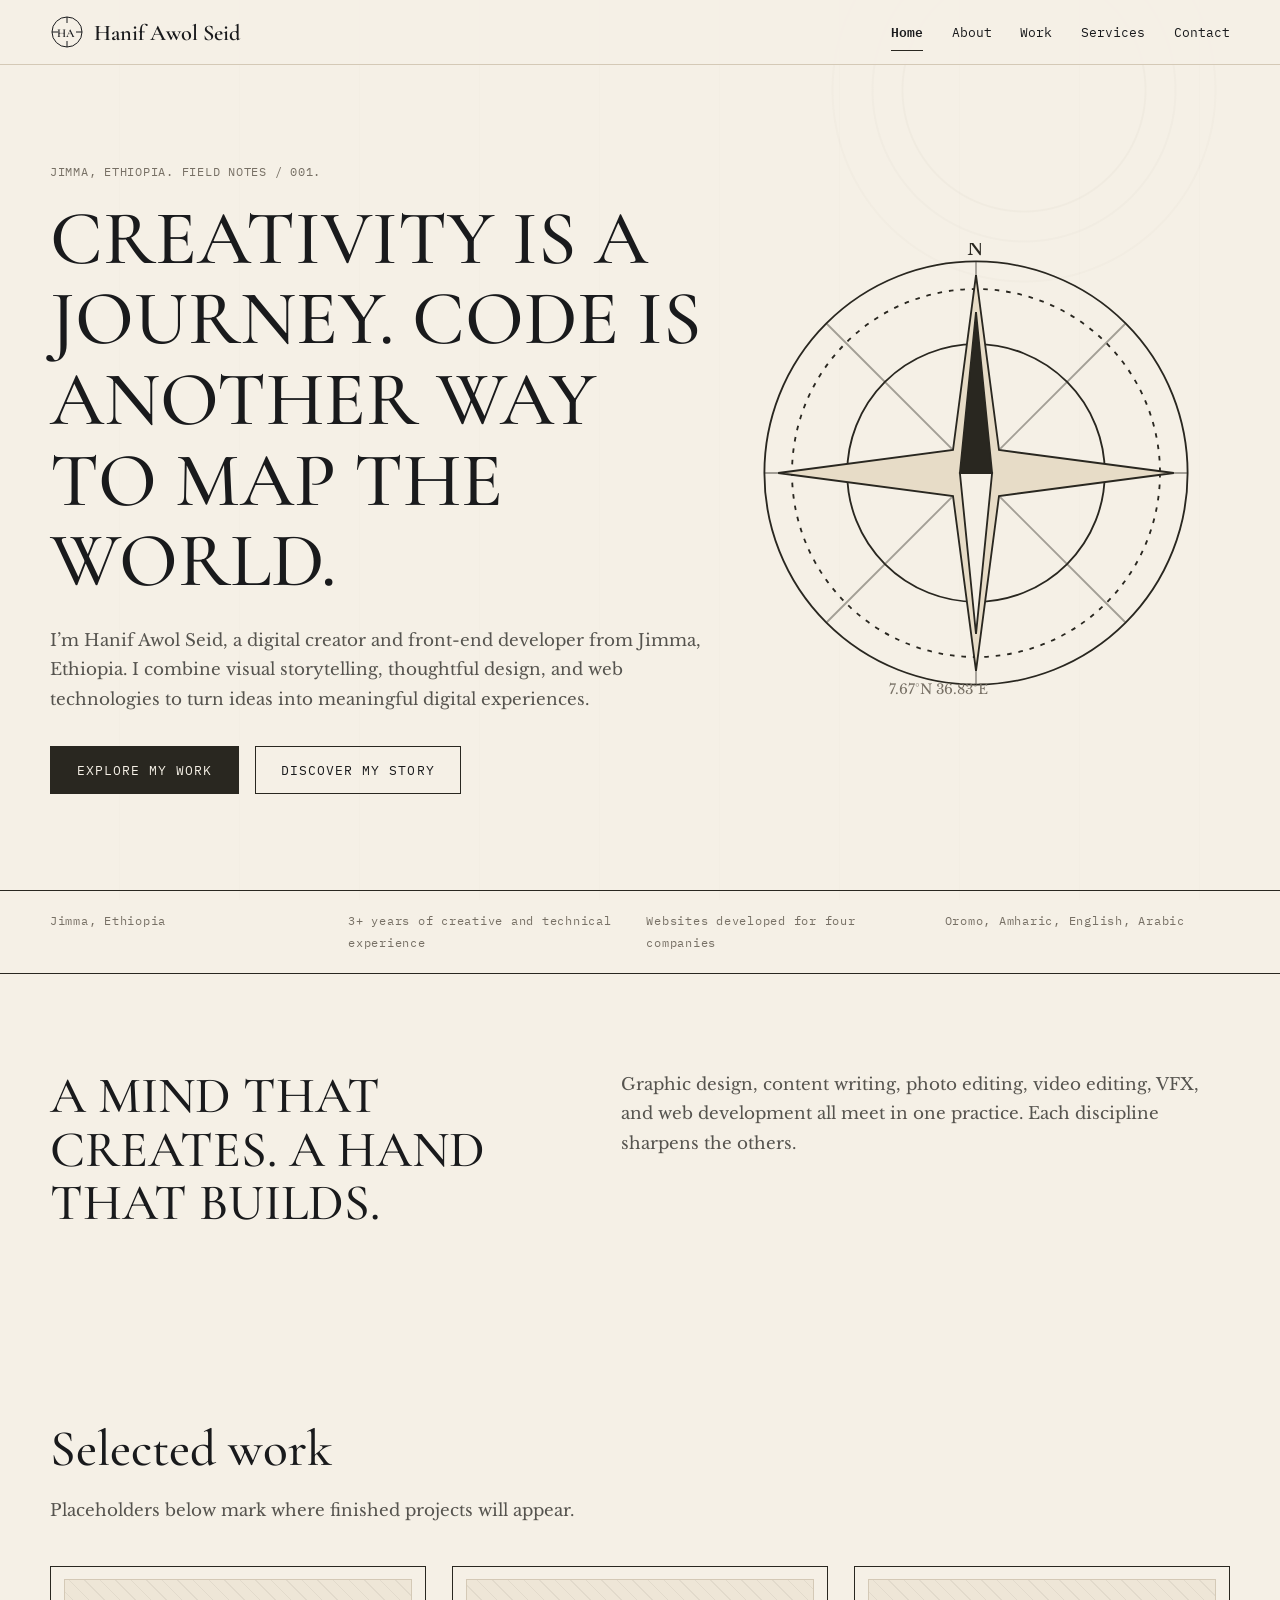
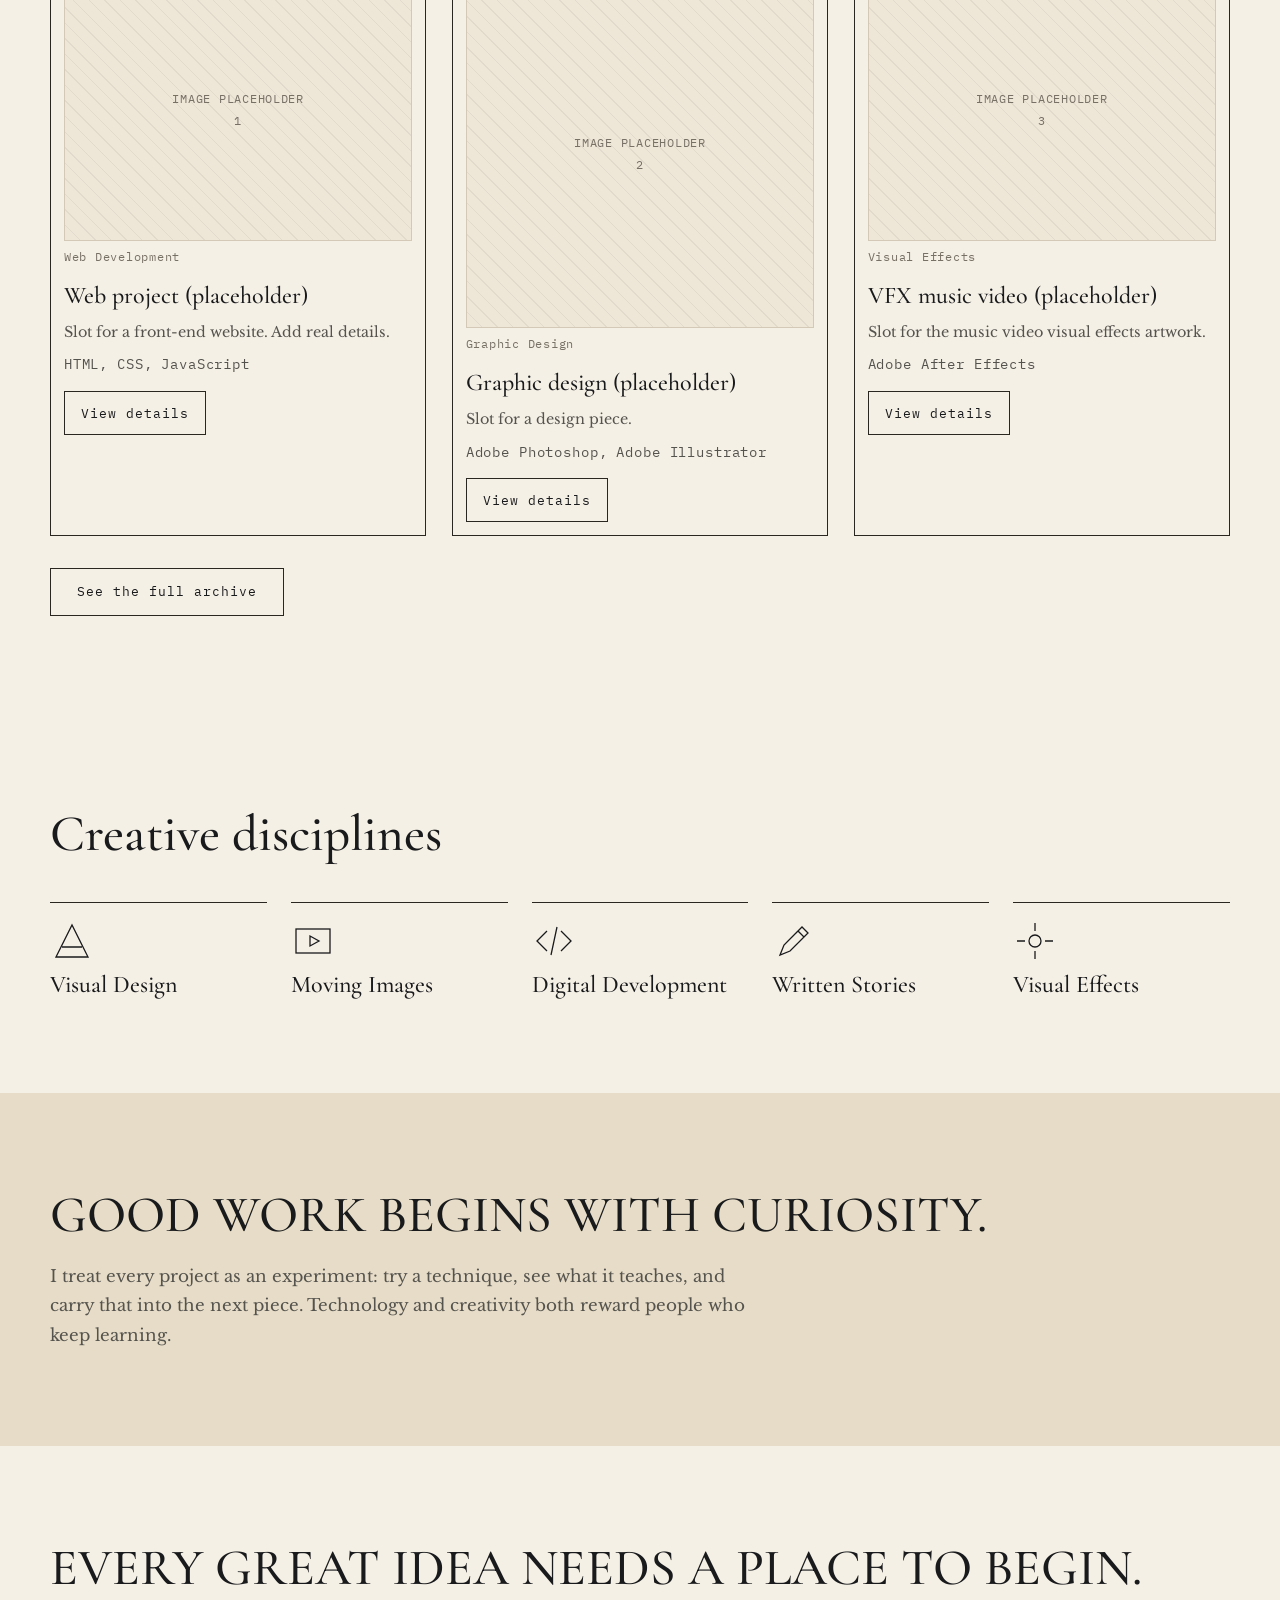
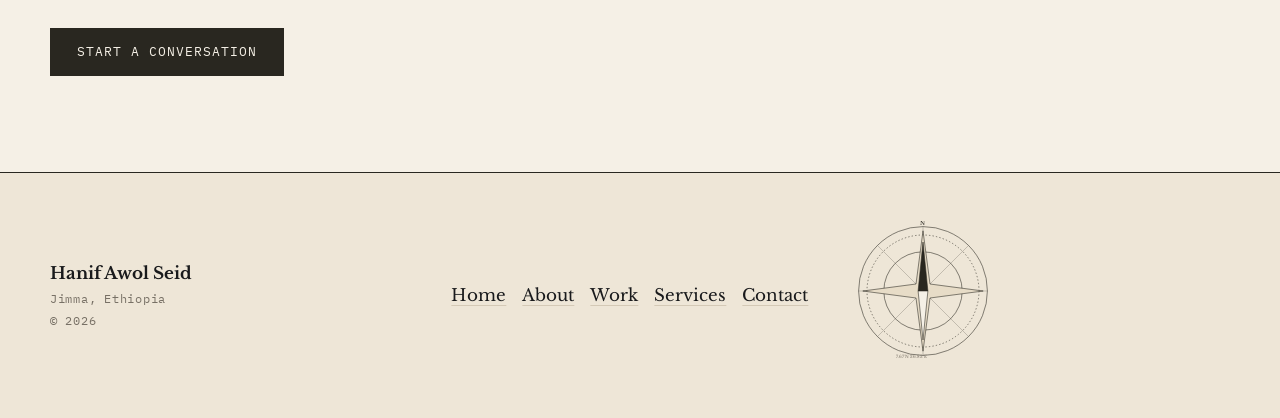
<file: index.html>
<!doctype html><html lang="en"><head><meta charset="utf-8"><meta name="viewport" content="width=device-width,initial-scale=1"><title>Home | Hanif Awol Seid</title><meta name="description" content="Digital creator and front-end developer from Jimma, Ethiopia."><link rel="preconnect" href="https://fonts.googleapis.com"><link rel="preconnect" href="https://fonts.gstatic.com" crossorigin><link href="https://fonts.googleapis.com/css2?family=Cormorant+Garamond:wght@500;600&family=IBM+Plex+Mono&family=Libre+Baskerville&display=swap" rel="stylesheet"><link rel="stylesheet" href="styles.css"></head><body><a class="skip" href="#main">Skip to content</a><div id="site-header"></div><main id="main"><section class="wrap hero"><div><p class="mono">JIMMA, ETHIOPIA. FIELD NOTES / 001.</p><h1>CREATIVITY IS A JOURNEY. CODE IS ANOTHER WAY TO MAP THE WORLD.</h1><p class="lead">I’m Hanif Awol Seid, a digital creator and front-end developer from Jimma, Ethiopia. I combine visual storytelling, thoughtful design, and web technologies to turn ideas into meaningful digital experiences.</p><div class="row"><a class="btn" href="work.html">EXPLORE MY WORK</a><a class="btn ghost" href="about.html">DISCOVER MY STORY</a></div></div><div data-compass></div></section>
<div class="strip"><div class="wrap"><ul class="mono"><li>Jimma, Ethiopia</li><li>3+ years of creative and technical experience</li><li>Websites developed for four companies</li><li>Oromo, Amharic, English, Arabic</li></ul></div></div>
<section class="wrap split"><h2>A MIND THAT CREATES. A HAND THAT BUILDS.</h2><p class="lead" style="margin:0">Graphic design, content writing, photo editing, video editing, VFX, and web development all meet in one practice. Each discipline sharpens the others.</p></section>
<section class="wrap"><h2>Selected work</h2><p class="lead">Placeholders below mark where finished projects will appear.</p><div class="grid" id="grid" data-limit="3"></div><dialog id="dlg" aria-label="Project details"></dialog><div class="row"><a class="btn ghost" href="work.html">See the full archive</a></div></section>
<section class="wrap"><h2>Creative disciplines</h2><div class="disc"><div><svg viewBox="0 0 44 44"><path d="M6 38L22 6l16 32zM12 28h20"/></svg><h3>Visual Design</h3></div><div><svg viewBox="0 0 44 44"><rect x="5" y="10" width="34" height="24"/><path d="M19 17l9 5-9 5z"/></svg><h3>Moving Images</h3></div><div><svg viewBox="0 0 44 44"><path d="M15 12L5 22l10 10M29 12l10 10-10 10M25 8l-6 28"/></svg><h3>Digital Development</h3></div><div><svg viewBox="0 0 44 44"><path d="M8 36l4-10L30 8l6 6-18 18zM26 12l6 6"/></svg><h3>Written Stories</h3></div><div><svg viewBox="0 0 44 44"><circle cx="22" cy="22" r="6"/><path d="M22 4v8M22 32v8M4 22h8M32 22h8"/></svg><h3>Visual Effects</h3></div></div></section>
<section class="alt"><div class="wrap"><h2>GOOD WORK BEGINS WITH CURIOSITY.</h2><p class="lead">I treat every project as an experiment: try a technique, see what it teaches, and carry that into the next piece. Technology and creativity both reward people who keep learning.</p></div></section>
<section class="wrap"><h2>EVERY GREAT IDEA NEEDS A PLACE TO BEGIN.</h2><div class="row"><a class="btn" href="contact.html">START A CONVERSATION</a></div></section>
</main><div id="site-footer"></div><script src="main.js"></script></body></html>
</file>
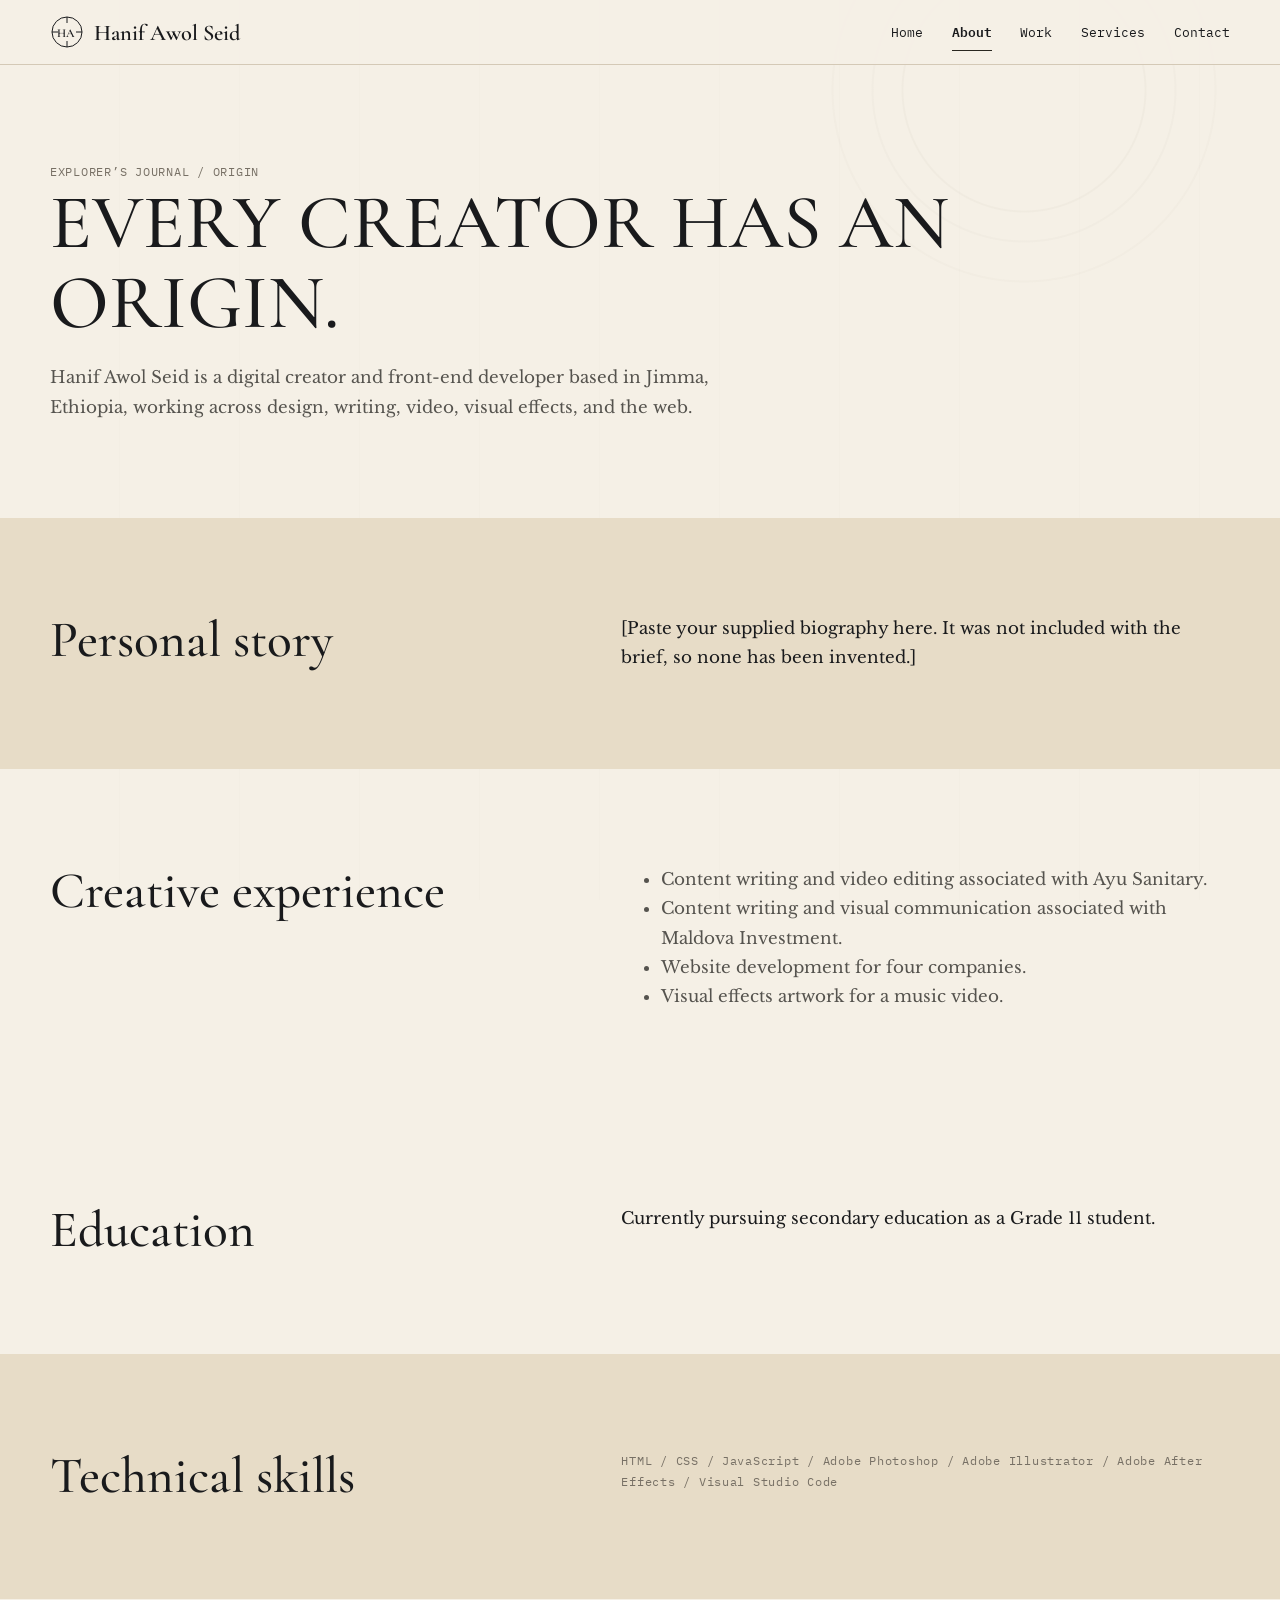
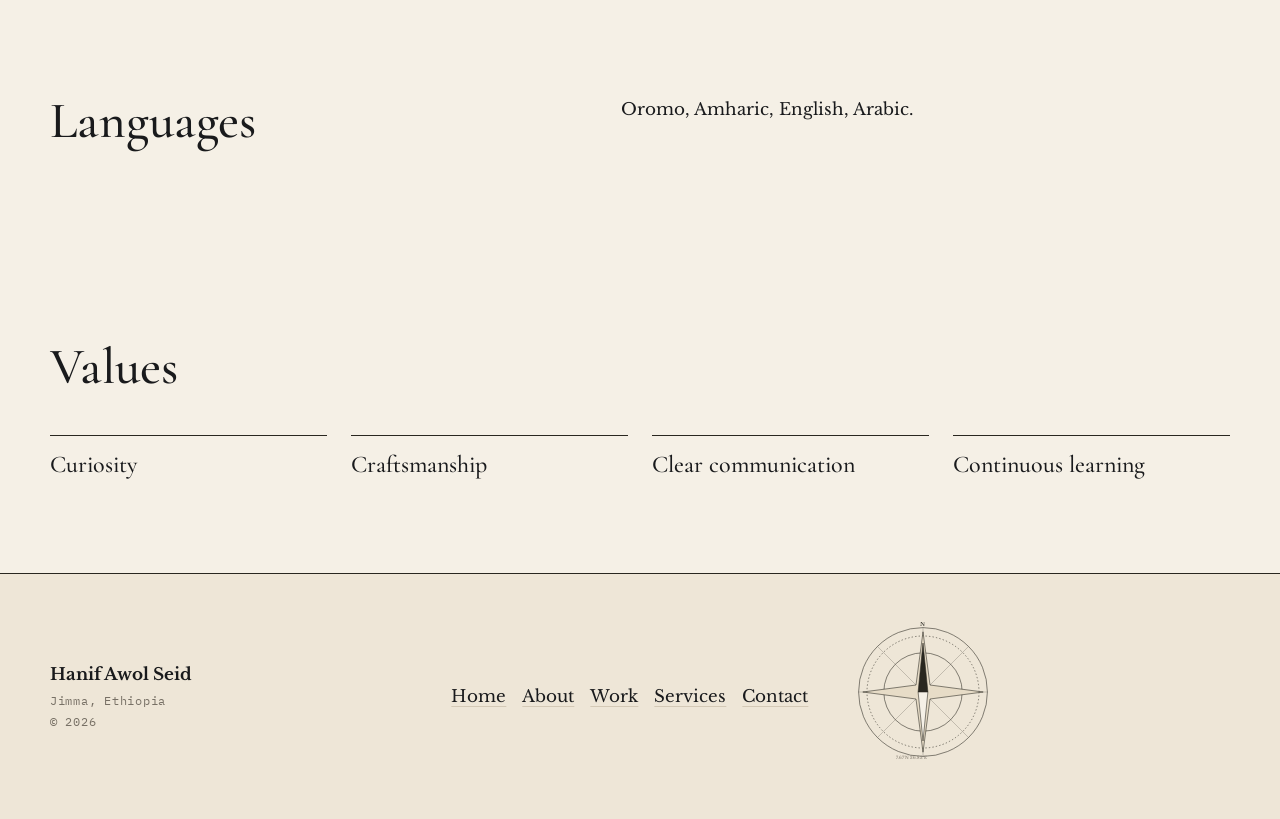
<file: about.html>
<!doctype html><html lang="en"><head><meta charset="utf-8"><meta name="viewport" content="width=device-width,initial-scale=1"><title>About | Hanif Awol Seid</title><meta name="description" content="About Hanif Awol Seid."><link rel="preconnect" href="https://fonts.googleapis.com"><link rel="preconnect" href="https://fonts.gstatic.com" crossorigin><link href="https://fonts.googleapis.com/css2?family=Cormorant+Garamond:wght@500;600&family=IBM+Plex+Mono&family=Libre+Baskerville&display=swap" rel="stylesheet"><link rel="stylesheet" href="styles.css"></head><body><a class="skip" href="#main">Skip to content</a><div id="site-header"></div><main id="main"><section class="wrap"><p class="mono">EXPLORER’S JOURNAL / ORIGIN</p><h1>EVERY CREATOR HAS AN ORIGIN.</h1><p class="lead">Hanif Awol Seid is a digital creator and front-end developer based in Jimma, Ethiopia, working across design, writing, video, visual effects, and the web.</p></section>
<section class="alt"><div class="wrap split"><h2>Personal story</h2><div><p>[Paste your supplied biography here. It was not included with the brief, so none has been invented.]</p></div></div></section>
<section class="wrap split"><h2>Creative experience</h2><ul class="lead" style="margin:0"><li>Content writing and video editing associated with Ayu Sanitary.</li><li>Content writing and visual communication associated with Maldova Investment.</li><li>Website development for four companies.</li><li>Visual effects artwork for a music video.</li></ul></section>
<section class="wrap split"><h2>Education</h2><p>Currently pursuing secondary education as a Grade 11 student.</p></section>
<section class="alt"><div class="wrap split"><h2>Technical skills</h2><p class="mono">HTML / CSS / JavaScript / Adobe Photoshop / Adobe Illustrator / Adobe After Effects / Visual Studio Code</p></div></section>
<section class="wrap split"><h2>Languages</h2><p>Oromo, Amharic, English, Arabic.</p></section>
<section class="wrap"><h2>Values</h2><div class="disc"><div><h3>Curiosity</h3></div><div><h3>Craftsmanship</h3></div><div><h3>Clear communication</h3></div><div><h3>Continuous learning</h3></div></div></section>
</main><div id="site-footer"></div><script src="main.js"></script></body></html>
</file>
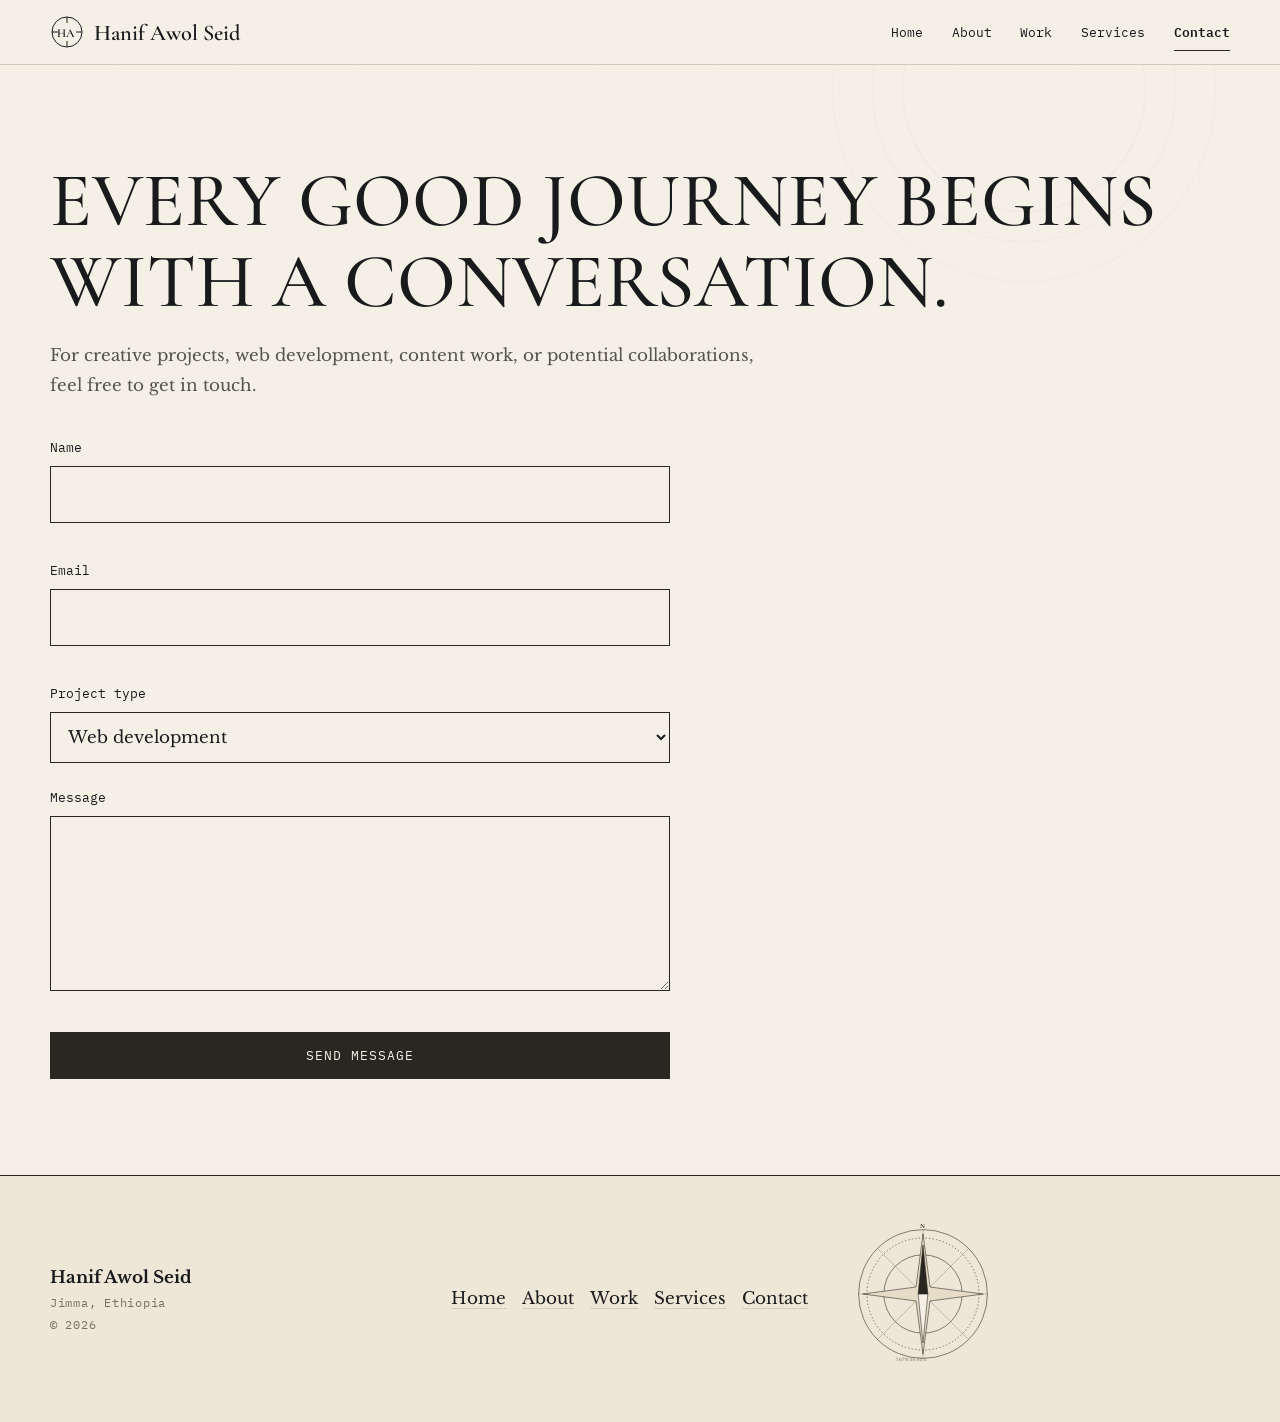
<file: contact.html>
<!doctype html><html lang="en"><head><meta charset="utf-8"><meta name="viewport" content="width=device-width,initial-scale=1"><title>Contact | Hanif Awol Seid</title><meta name="description" content="Contact Hanif Awol Seid."><link rel="preconnect" href="https://fonts.googleapis.com"><link rel="preconnect" href="https://fonts.gstatic.com" crossorigin><link href="https://fonts.googleapis.com/css2?family=Cormorant+Garamond:wght@500;600&family=IBM+Plex+Mono&family=Libre+Baskerville&display=swap" rel="stylesheet"><link rel="stylesheet" href="styles.css"></head><body><a class="skip" href="#main">Skip to content</a><div id="site-header"></div><main id="main"><section class="wrap"><h1>EVERY GOOD JOURNEY BEGINS WITH A CONVERSATION.</h1><p class="lead">For creative projects, web development, content work, or potential collaborations, feel free to get in touch.</p>
<form id="cform" novalidate><div><label for="name">Name</label><input id="name" name="name" required autocomplete="name"><div class="err" id="e-name"></div></div><div><label for="email">Email</label><input id="email" name="email" type="email" required autocomplete="email"><div class="err" id="e-email"></div></div><div><label for="type">Project type</label><select id="type" name="type"><option>Web development</option><option>Graphic design</option><option>Video / VFX</option><option>Content writing</option><option>Other</option></select></div><div><label for="message">Message</label><textarea id="message" name="message" rows="5" required></textarea><div class="err" id="e-message"></div></div><button class="btn" type="submit">SEND MESSAGE</button><p id="status" role="status"></p></form></section>
</main><div id="site-footer"></div><script src="main.js"></script></body></html>
</file>
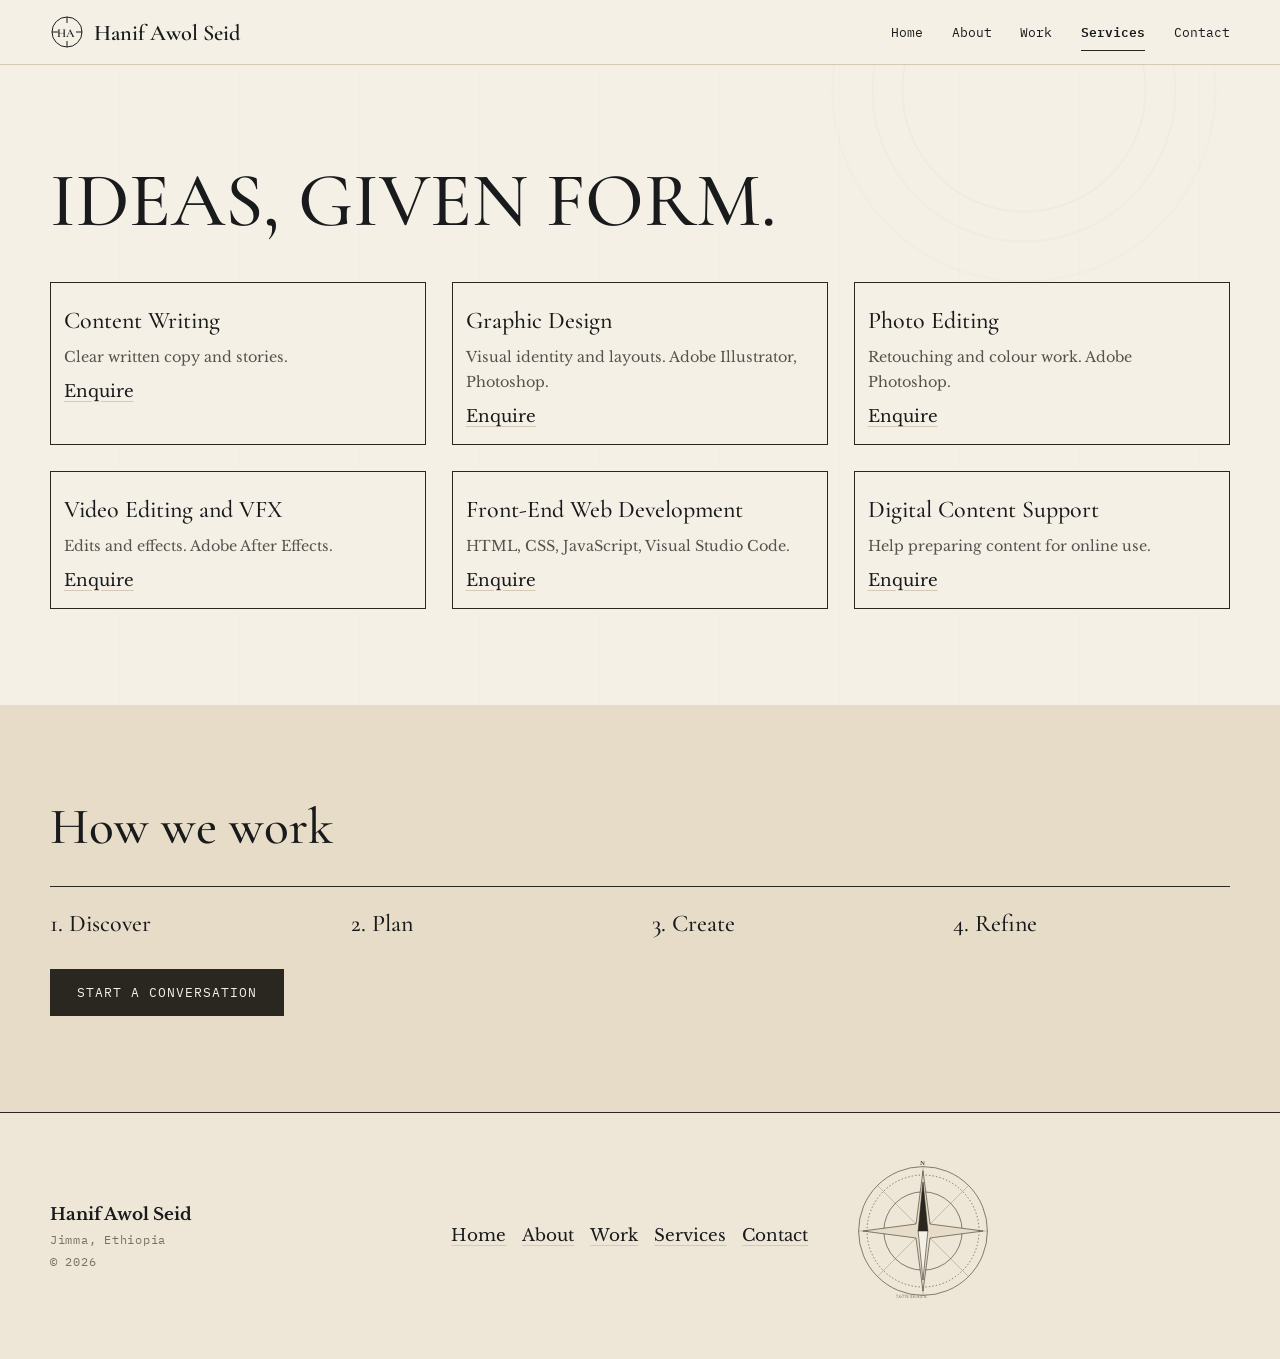
<file: services.html>
<!doctype html><html lang="en"><head><meta charset="utf-8"><meta name="viewport" content="width=device-width,initial-scale=1"><title>Services | Hanif Awol Seid</title><meta name="description" content="Creative and front-end services."><link rel="preconnect" href="https://fonts.googleapis.com"><link rel="preconnect" href="https://fonts.gstatic.com" crossorigin><link href="https://fonts.googleapis.com/css2?family=Cormorant+Garamond:wght@500;600&family=IBM+Plex+Mono&family=Libre+Baskerville&display=swap" rel="stylesheet"><link rel="stylesheet" href="styles.css"></head><body><a class="skip" href="#main">Skip to content</a><div id="site-header"></div><main id="main"><section class="wrap"><h1>IDEAS, GIVEN FORM.</h1><div class="grid">
<div class="card"><h3>Content Writing</h3><p>Clear written copy and stories.</p><a href="contact.html">Enquire</a></div>
<div class="card"><h3>Graphic Design</h3><p>Visual identity and layouts. Adobe Illustrator, Photoshop.</p><a href="contact.html">Enquire</a></div>
<div class="card"><h3>Photo Editing</h3><p>Retouching and colour work. Adobe Photoshop.</p><a href="contact.html">Enquire</a></div>
<div class="card"><h3>Video Editing and VFX</h3><p>Edits and effects. Adobe After Effects.</p><a href="contact.html">Enquire</a></div>
<div class="card"><h3>Front-End Web Development</h3><p>HTML, CSS, JavaScript, Visual Studio Code.</p><a href="contact.html">Enquire</a></div>
<div class="card"><h3>Digital Content Support</h3><p>Help preparing content for online use.</p><a href="contact.html">Enquire</a></div></div></section>
<section class="alt"><div class="wrap"><h2>How we work</h2><ol class="steps"><li><h3>1. Discover</h3></li><li><h3>2. Plan</h3></li><li><h3>3. Create</h3></li><li><h3>4. Refine</h3></li></ol><div class="row"><a class="btn" href="contact.html">START A CONVERSATION</a></div></div></section>
</main><div id="site-footer"></div><script src="main.js"></script></body></html>
</file>
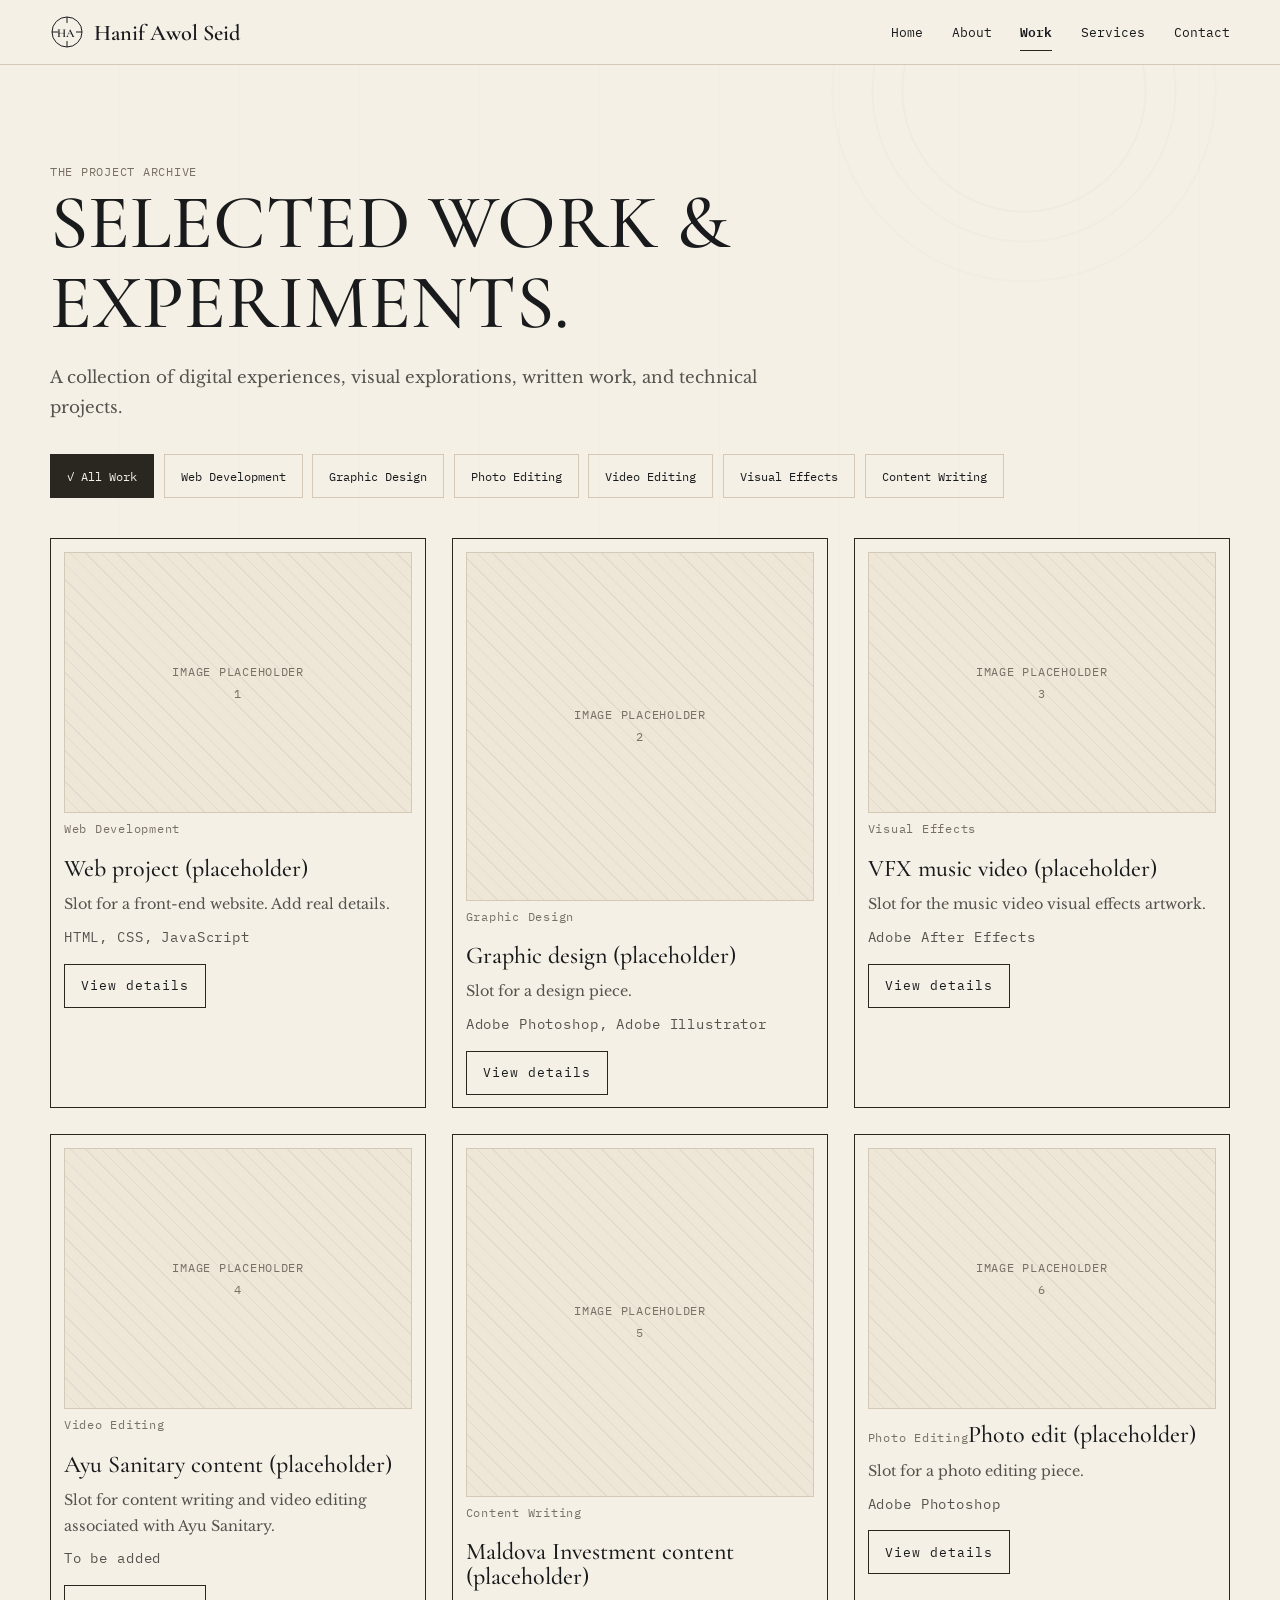
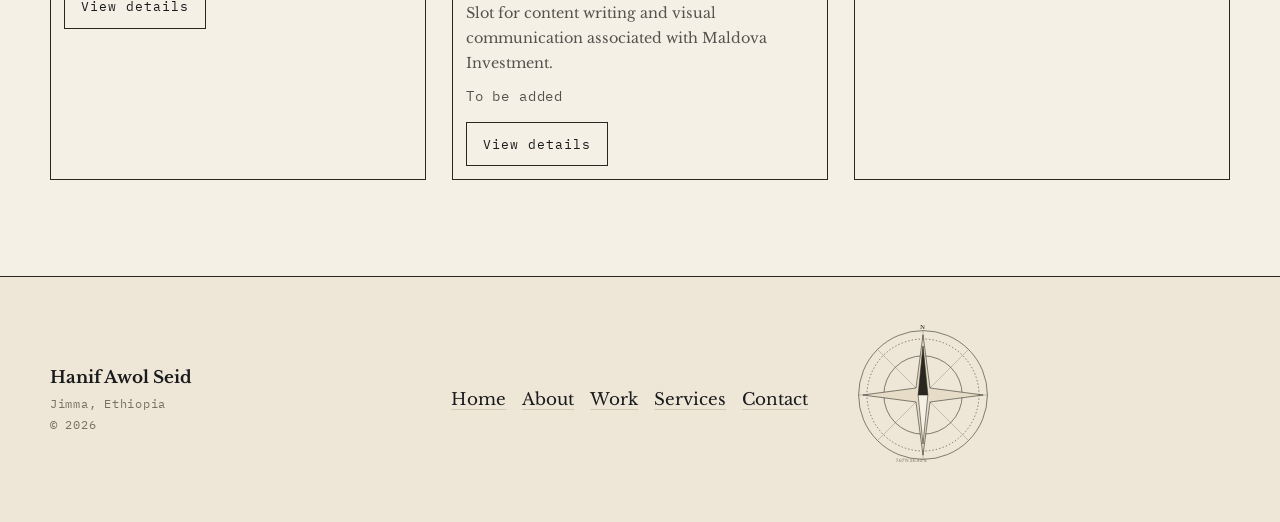
<file: work.html>
<!doctype html><html lang="en"><head><meta charset="utf-8"><meta name="viewport" content="width=device-width,initial-scale=1"><title>Work | Hanif Awol Seid</title><meta name="description" content="Selected work and experiments."><link rel="preconnect" href="https://fonts.googleapis.com"><link rel="preconnect" href="https://fonts.gstatic.com" crossorigin><link href="https://fonts.googleapis.com/css2?family=Cormorant+Garamond:wght@500;600&family=IBM+Plex+Mono&family=Libre+Baskerville&display=swap" rel="stylesheet"><link rel="stylesheet" href="styles.css"></head><body><a class="skip" href="#main">Skip to content</a><div id="site-header"></div><main id="main"><section class="wrap"><p class="mono">THE PROJECT ARCHIVE</p><h1>SELECTED WORK & EXPERIMENTS.</h1><p class="lead">A collection of digital experiences, visual explorations, written work, and technical projects.</p>
<div class="filters" role="group" aria-label="Filter projects"><button data-f="all" aria-pressed="true">All Work</button><button data-f="Web Development" aria-pressed="false">Web Development</button><button data-f="Graphic Design" aria-pressed="false">Graphic Design</button><button data-f="Photo Editing" aria-pressed="false">Photo Editing</button><button data-f="Video Editing" aria-pressed="false">Video Editing</button><button data-f="Visual Effects" aria-pressed="false">Visual Effects</button><button data-f="Content Writing" aria-pressed="false">Content Writing</button></div>
<div class="grid" id="grid"></div><dialog id="dlg" aria-label="Project details"></dialog></section>
</main><div id="site-footer"></div><script src="main.js"></script></body></html>
</file>
<file: styles.css>
:root{--bg:#F5F0E6;--bg2:#EEE6D7;--parch:#E7DCC7;--tx:#191A1C;--tx2:#55534E;--mut:#777065;--line:#D4C9B6;--ink:#292720;--blue:#3478D4;--blue-h:#2463B5;--pale:#DCEAFF;--glow:rgba(52,120,212,.2);--serif:'Cormorant Garamond',Georgia,serif;--body:'Libre Baskerville',Georgia,serif;--mono:'IBM Plex Mono','Courier New',monospace;--t:.22s ease}
*{box-sizing:border-box;margin:0}html{scroll-behavior:smooth}
body{background:var(--bg);color:var(--tx);font:clamp(.95rem,.9rem + .2vw,1.05rem)/1.75 var(--body);overflow-x:hidden;position:relative}
body::before{content:"";position:fixed;inset:0;z-index:-1;pointer-events:none;opacity:.5;background:radial-gradient(circle at 80% 10%,transparent 0 120px,rgba(119,112,101,.07) 121px 122px,transparent 123px 150px,rgba(119,112,101,.06) 151px 152px,transparent 153px 190px,rgba(119,112,101,.05) 191px 192px,transparent 193px),repeating-linear-gradient(90deg,transparent 0 119px,rgba(119,112,101,.07) 120px)}
@media(max-width:700px){body::before{display:none}}
img,svg{max-width:100%}a{color:inherit;text-decoration:underline;text-decoration-color:var(--line);text-underline-offset:4px;transition:color var(--t),text-decoration-color var(--t)}
a:hover,a:focus-visible{color:var(--blue);text-decoration-color:var(--blue)}
:focus-visible{outline:2px solid var(--blue);outline-offset:3px}
h1,h2,h3{font-family:var(--serif);font-weight:500;line-height:1.05;color:var(--tx)}
h1{font-size:clamp(2.4rem,6vw,5rem)}h2{font-size:clamp(1.9rem,4vw,3.2rem)}h3{font-size:1.5rem}
.mono{font-family:var(--mono);font-size:.78rem;color:var(--mut);letter-spacing:.06em}
.wrap{width:min(1180px,100% - 2.5rem);margin-inline:auto}section{padding:clamp(3rem,8vw,6rem) 0}
.alt{background:var(--parch)}.lead{max-width:60ch;color:var(--tx2);margin-top:1.2rem}
header.site{position:sticky;top:0;z-index:20;background:rgba(245,240,230,.94);border-bottom:1px solid var(--line)}
header.site .wrap{display:flex;align-items:center;justify-content:space-between;min-height:64px}
.logo{display:flex;gap:.6rem;align-items:center;text-decoration:none;font:600 1.4rem var(--serif)}
nav ul{display:flex;gap:1.8rem;list-style:none;padding:0}
nav a{text-decoration:none;font:.82rem var(--mono);padding:.4rem 0;border-bottom:1px solid transparent}
nav a:hover,nav a:focus-visible{border-color:var(--blue)}nav a[aria-current=page]{border-color:var(--ink);font-weight:600}
nav a[aria-current=page]:hover{border-color:var(--blue)}
.menu-btn{display:none;background:none;border:1px solid var(--ink);padding:.6rem 1rem;font:.8rem var(--mono);min-height:44px;cursor:pointer;color:var(--tx)}
@media(max-width:760px){.menu-btn{display:block}nav{display:none;position:absolute;left:0;right:0;top:100%;background:var(--bg);border-bottom:1px solid var(--line)}nav.open{display:block}nav ul{flex-direction:column;gap:0;padding:.5rem 1.25rem}nav a{display:block;padding:.9rem 0}}
.btn{display:inline-block;padding:.9rem 1.6rem;border:1px solid var(--ink);background:var(--ink);color:var(--bg);text-decoration:none;font:.8rem var(--mono);letter-spacing:.08em;cursor:pointer;transition:var(--t);min-height:44px}
.btn:hover,.btn:focus-visible,.btn:active{background:var(--blue);border-color:var(--blue);color:#fff;box-shadow:0 0 18px var(--glow)}
.btn.ghost{background:transparent;color:var(--tx)}.btn.ghost:hover,.btn.ghost:focus-visible,.btn.ghost:active{background:var(--pale);color:var(--blue-h);border-color:var(--blue)}
.row{display:flex;flex-wrap:wrap;gap:1rem;margin-top:2rem}
.hero{display:grid;gap:2.5rem;align-items:center}@media(min-width:900px){.hero{grid-template-columns:1.15fr .85fr}}
.hero h1{margin:1rem 0 1.5rem}.compass{width:100%;max-width:460px;justify-self:center}
.compass .needle{transform-origin:100px 100px;transition:transform .5s ease}.compass .mk,.compass .route{stroke:var(--blue);opacity:0;transition:opacity var(--t)}
.compass:hover .needle,.compass:focus-visible .needle{transform:rotate(18deg)}.compass:hover .mk,.compass:hover .route,.compass:focus-visible .mk,.compass:focus-visible .route{opacity:1}
.strip{border-block:1px solid var(--ink);padding:1.2rem 0}.strip ul{list-style:none;padding:0;display:grid;gap:.8rem;grid-template-columns:repeat(auto-fit,minmax(200px,1fr))}
.split{display:grid;gap:2rem}@media(min-width:900px){.split{grid-template-columns:1fr 1.2fr;gap:4rem}}
.grid{display:grid;gap:1.6rem;grid-template-columns:repeat(auto-fill,minmax(min(100%,300px),1fr));margin-top:2.5rem}
.card{border:1px solid var(--ink);background:var(--bg);padding:.8rem;transition:var(--t);position:relative}
.card:hover,.card:focus-within,.card.sel{transform:translateY(-4px);border-color:var(--blue);box-shadow:0 8px 22px var(--glow)}
.ph{aspect-ratio:4/3;border:1px solid var(--line);background:var(--bg2) repeating-linear-gradient(45deg,transparent 0 10px,rgba(119,112,101,.1) 10px 11px);display:grid;place-items:center;text-align:center;padding:1rem}.card:nth-child(3n+2) .ph{aspect-ratio:1}
.card h3{margin:.8rem 0 .2rem;display:inline-block;border-bottom:2px solid transparent;transition:var(--t)}.card:hover h3,.card:focus-within h3{border-color:var(--blue)}
.card p{font-size:.9rem;color:var(--tx2);margin:.4rem 0}.card .btn{margin-top:.5rem;padding:.6rem 1rem}
.filters{display:flex;flex-wrap:wrap;gap:.6rem;margin-top:2rem}.filters button{background:none;border:1px solid var(--line);padding:.55rem 1rem;font:.78rem var(--mono);cursor:pointer;color:var(--tx);min-height:44px;transition:var(--t)}
.filters button:hover,.filters button:focus-visible{border-color:var(--blue);color:var(--blue)}.filters button[aria-pressed=true]{background:var(--ink);color:var(--bg);border-color:var(--ink)}.filters button[aria-pressed=true]::before{content:"✓ "}
dialog{max-width:min(640px,92vw);width:100%;border:1px solid var(--ink);background:var(--bg);color:var(--tx);padding:2rem;margin:auto}dialog::backdrop{background:rgba(25,26,28,.45)}
dialog dl{margin-top:1rem}dialog dt{font:.78rem var(--mono);color:var(--mut);margin-top:1rem}
.disc{display:grid;gap:1.5rem;grid-template-columns:repeat(auto-fit,minmax(170px,1fr));margin-top:2.5rem}.disc div{border-top:1px solid var(--ink);padding-top:1rem;transition:var(--t)}.disc div:hover{border-color:var(--blue);color:var(--blue-h)}
.disc svg{width:44px;height:44px;stroke:currentColor;fill:none;stroke-width:1.3}
.steps{list-style:none;padding:0;display:grid;gap:1.5rem;margin-top:2rem;border-left:1px solid var(--ink);padding-left:1.5rem}
@media(min-width:900px){.steps{grid-template-columns:repeat(4,1fr);border-left:0;padding-left:0;border-top:1px solid var(--ink);padding-top:1.5rem}}
form{display:grid;gap:1.2rem;max-width:620px;margin-top:2rem}label{font:.8rem var(--mono)}
input,select,textarea{width:100%;padding:.8rem;border:1px solid var(--ink);background:var(--bg);font:inherit;color:var(--tx);margin-top:.3rem}
input:hover,select:hover,textarea:hover{border-color:var(--blue)}input:focus-visible,select:focus-visible,textarea:focus-visible{outline:2px solid var(--blue);box-shadow:0 0 12px var(--glow)}
.err{color:#9b2c2c;font:.78rem var(--mono);min-height:1em}#status{padding:1rem;border:1px solid var(--line);background:var(--bg2);display:none}
footer{border-top:1px solid var(--ink);padding:3rem 0;background:var(--bg2)}footer .wrap{display:grid;gap:1.5rem;grid-template-columns:repeat(auto-fit,minmax(200px,1fr));align-items:center}footer ul{list-style:none;padding:0;display:flex;flex-wrap:wrap;gap:1rem}
.skip{position:absolute;left:-999px}.skip:focus{left:1rem;top:1rem;background:var(--bg);padding:.5rem;z-index:50}
@media(hover:none){.card:hover{transform:none}}
@media(prefers-reduced-motion:reduce){*{transition:none!important;scroll-behavior:auto!important}.card:hover{transform:none}}
</file>
